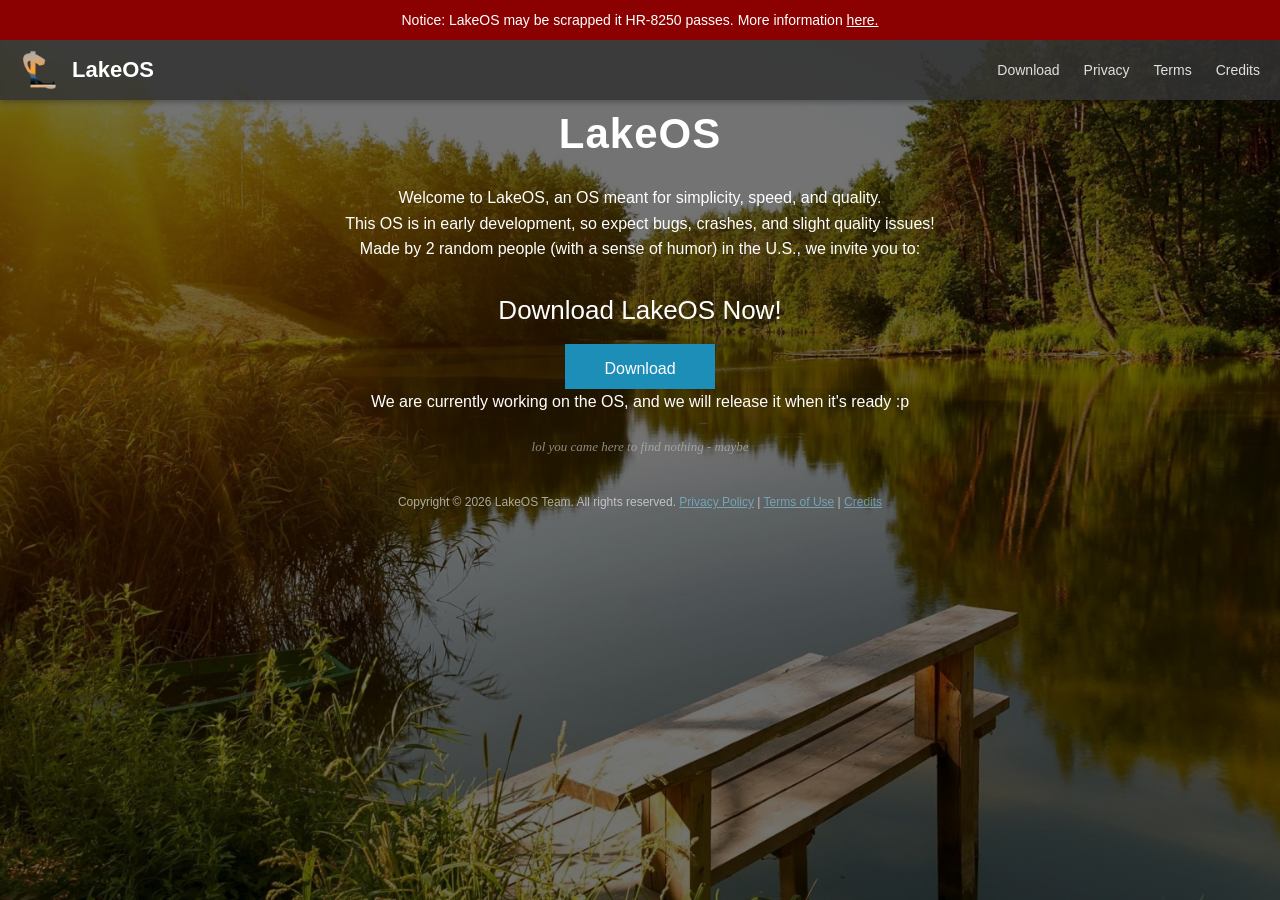
<file: index.html>
<!DOCTYPE html>
<html lang="en">
<head>
    <meta charset="UTF-8">
    <meta name="viewport" content="width=device-width, initial-scale=1.0">
    <title>LakeOS</title>
    <link rel="stylesheet" href="style.css">
    <link rel="icon" href="assets/transparent-lakeos-logo.png">
    <script src="script.js"></script>
</head>

<body>
<div class="notification-bar">
   Notice: LakeOS may be scrapped it HR-8250 passes. More information <a href="hr8250.html">here.</a>
</div>
<header class="lakeos-header">
    <a href="index.html" class="logo-link">
        <img src="assets/transparent-lakeos-logo.png" alt="LakeOS Logo" class="logo">
        <span class="logo-text">LakeOS</span>
    </a>
    <div class="menu-toggle" onclick="toggleMenu()">☰</div>
    <nav class="header-nav">
        <a href="download.html">Download</a>
        <a href="privacy.html">Privacy</a>
        <a href="terms.html">Terms</a>
        <a href="credits.html">Credits</a>
    </nav>
</header>
<h1 id="title" class="default">LakeOS</h1>
<p class="default">Welcome to LakeOS, an OS meant for simplicity, speed, and quality.</p>
<p class="default">This OS is in early development, so expect bugs, crashes, and slight quality issues!</p>
<p class="default"> Made by 2 random people (with a sense of humor) in the U.S., we invite you to:</p>
<h2 class="default" id="presentation">Download LakeOS Now!</h2>
<button class="default" id="download" onclick="goto('download.html')">Download</button>
<p class="default">We are currently working on the OS, and we will release it when it's ready :p</p>
<p class="quiet" id="whisper">lol you came here to find nothing - maybe</p>
<footer class="footer">Copyright © 2026 LakeOS Team. All rights reserved. <a href="privacy.html">Privacy Policy</a> | <a href="terms.html">Terms of Use</a> | <a href="credits.html">Credits</a></footer>    
</body>
</html>
</file>
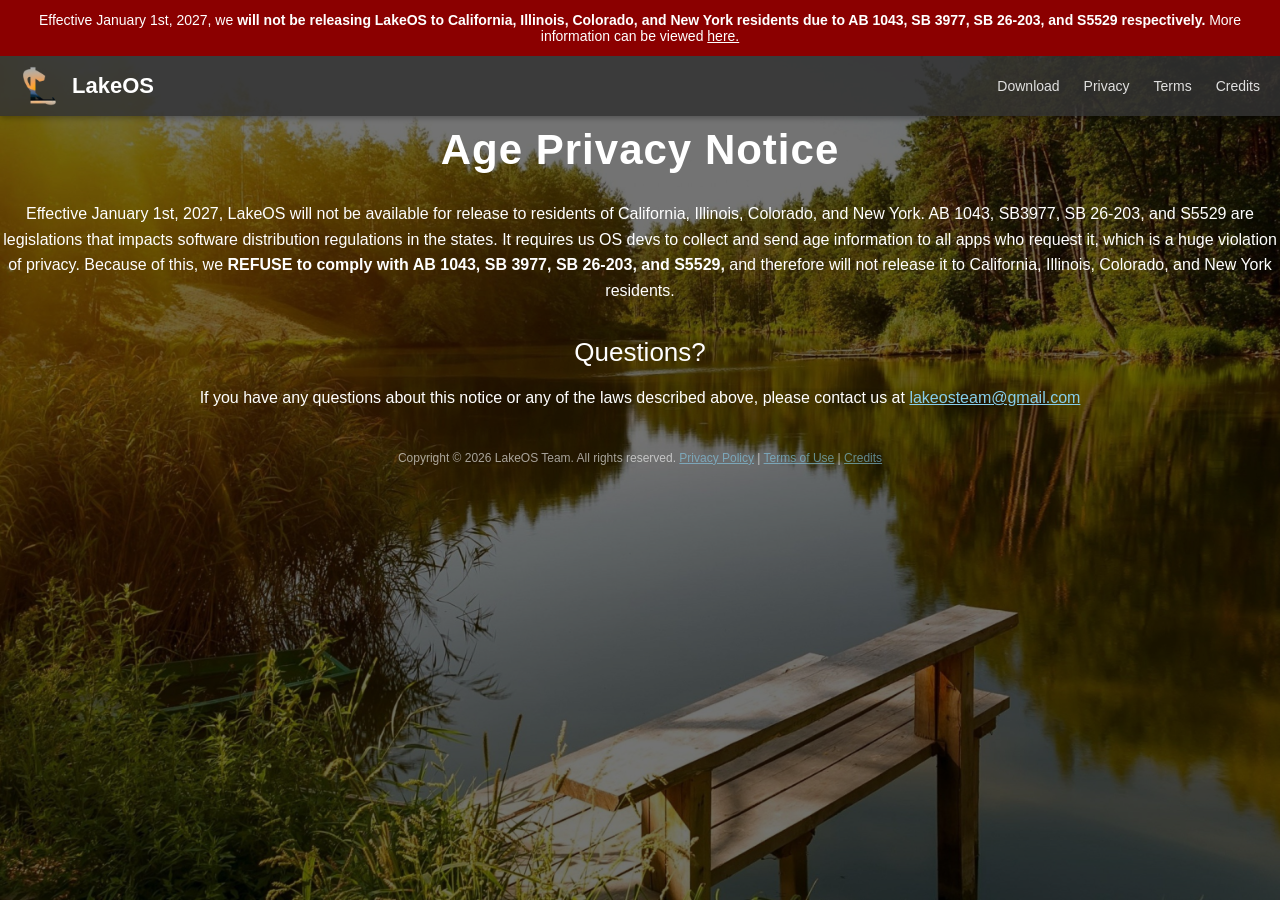
<file: ab1043.html>
<!DOCTYPE html>
<html lang="en">
<head>
    <meta charset="UTF-8">
    <meta name="viewport" content="width=device-width, initial-scale=1.0">
    <title>LakeOS - Age Privacy Notice</title>
    <link rel="stylesheet" href="style.css">
    <link rel="icon" href="assets/transparent-lakeos-logo.png">
    <script src="script.js"></script>
</head>
<body>
<div class="notification-bar">
    Effective January 1st, 2027, we <b> will not be releasing LakeOS to California, Illinois, Colorado, and New York residents due to AB 1043, SB 3977, SB 26-203, and S5529 respectively. </b> More information can be viewed <a href="ab1043.html"> here.</a>
</div>
<header class="lakeos-header">
    <a href="index.html" class="logo-link">
        <img src="assets/transparent-lakeos-logo.png" alt="LakeOS Logo" class="logo">
        <span class="logo-text">LakeOS</span>
    </a>
    <div class="menu-toggle" onclick="toggleMenu()">☰</div>
    <nav class="header-nav">
        <a href="download.html">Download</a>
        <a href="privacy.html">Privacy</a>
        <a href="terms.html">Terms</a>
        <a href="credits.html">Credits</a>
    </nav>
</header>
<h1 id="title" class="default">Age Privacy Notice</h1>
<p class="default">Effective January 1st, 2027, LakeOS will not be available for release to residents of California, Illinois, Colorado, and New York. AB 1043, SB3977, SB 26-203, and S5529 are legislations that impacts software distribution regulations in the states. It requires us OS devs to collect and send age information to all apps who request it, which is a huge violation of privacy. Because of this, we <b>REFUSE to comply with AB 1043, SB 3977, SB 26-203, and S5529,</b> and therefore will not release it to California, Illinois, Colorado, and New York residents.</p>


<h2 class="default" id="presentation">Questions?</h2>
<p class="default">If you have any questions about this notice or any of the laws described above, please contact us at <a href="mailto:lakeosteam@gmail.com">lakeosteam@gmail.com</a></p>

<footer class="footer">Copyright © 2026 LakeOS Team. All rights reserved. <a href="privacy.html">Privacy Policy</a> | <a href="terms.html">Terms of Use</a> | <a href="credits.html">Credits</a></footer>
</body>
</html>
</file>
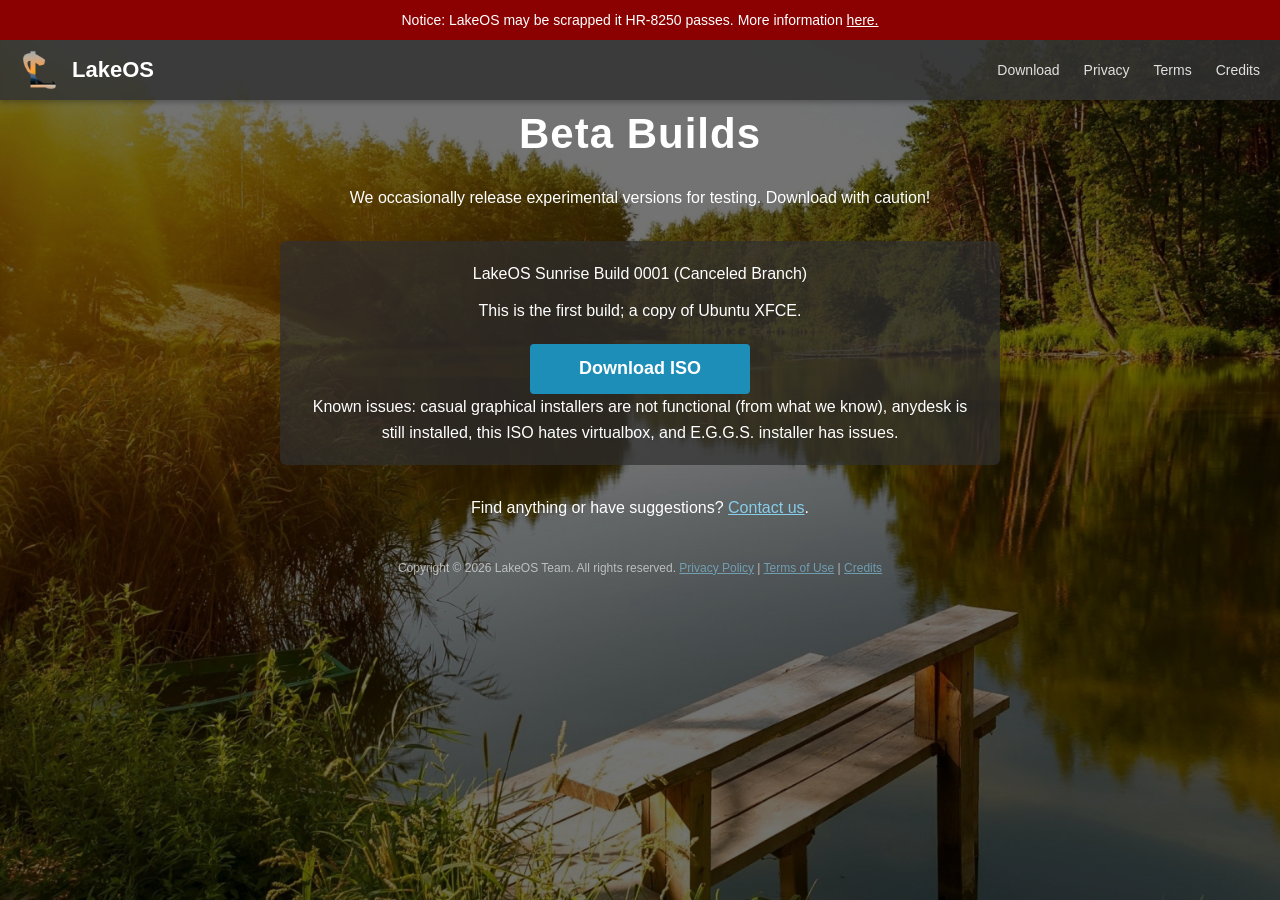
<file: beta.html>
<!DOCTYPE html>
<html lang="en">
<head>
    <meta charset="UTF-8">
    <meta name="viewport" content="width=device-width, initial-scale=1.0">
    <title>LakeOS Beta Builds</title>
    <link rel="stylesheet" href="style.css">
    <link rel="icon" href="assets/transparent-lakeos-logo.png">
    <script src="script.js"></script>
</head>
<body>
<div class="notification-bar">
     Notice: LakeOS may be scrapped it HR-8250 passes. More information <a href="hr8250.html">here.</a>
</div>
<header class="lakeos-header">
    <a href="index.html" class="logo-link">
        <img src="assets/transparent-lakeos-logo.png" alt="LakeOS Logo" class="logo">
        <span class="logo-text">LakeOS</span>
    </a>
    <div class="menu-toggle" onclick="toggleMenu()">☰</div>
    <nav class="header-nav">
        <a href="download.html">Download</a>
        <a href="privacy.html">Privacy</a>
        <a href="terms.html">Terms</a>
        <a href="credits.html">Credits</a>
    </nav>
</header>
<h1 id="title" class="default">Beta Builds</h1>
<p class="default">We occasionally release experimental versions for testing. Download with caution!</p>

<section class="beta-section">
    <h2 class="default">LakeOS Sunrise Build 0001 (Canceled Branch)</h2>
    <p class="default">This is the first build; a copy of Ubuntu XFCE.</p>
    <button class="download-button" onclick="goto('https://sourceforge.net/projects/lakeos/files/LakeOS-Sunrise-BetaBuild0001-amd64.iso/download')">Download ISO</button>
    <p class="default">Known issues: casual graphical installers are not functional (from what we know), anydesk is still installed, this ISO hates virtualbox, and E.G.G.S. installer has issues. </p>
</section>
<p class="default" >Find anything or have suggestions? <a href="mailto:lakeosteam@gmail.com">Contact us</a>.</p>
<footer class="footer">Copyright © 2026 LakeOS Team. All rights reserved. <a href="privacy.html">Privacy Policy</a> | <a href="terms.html">Terms of Use</a> | <a href="credits.html">Credits</a></footer>
</body>
</html>
</file>
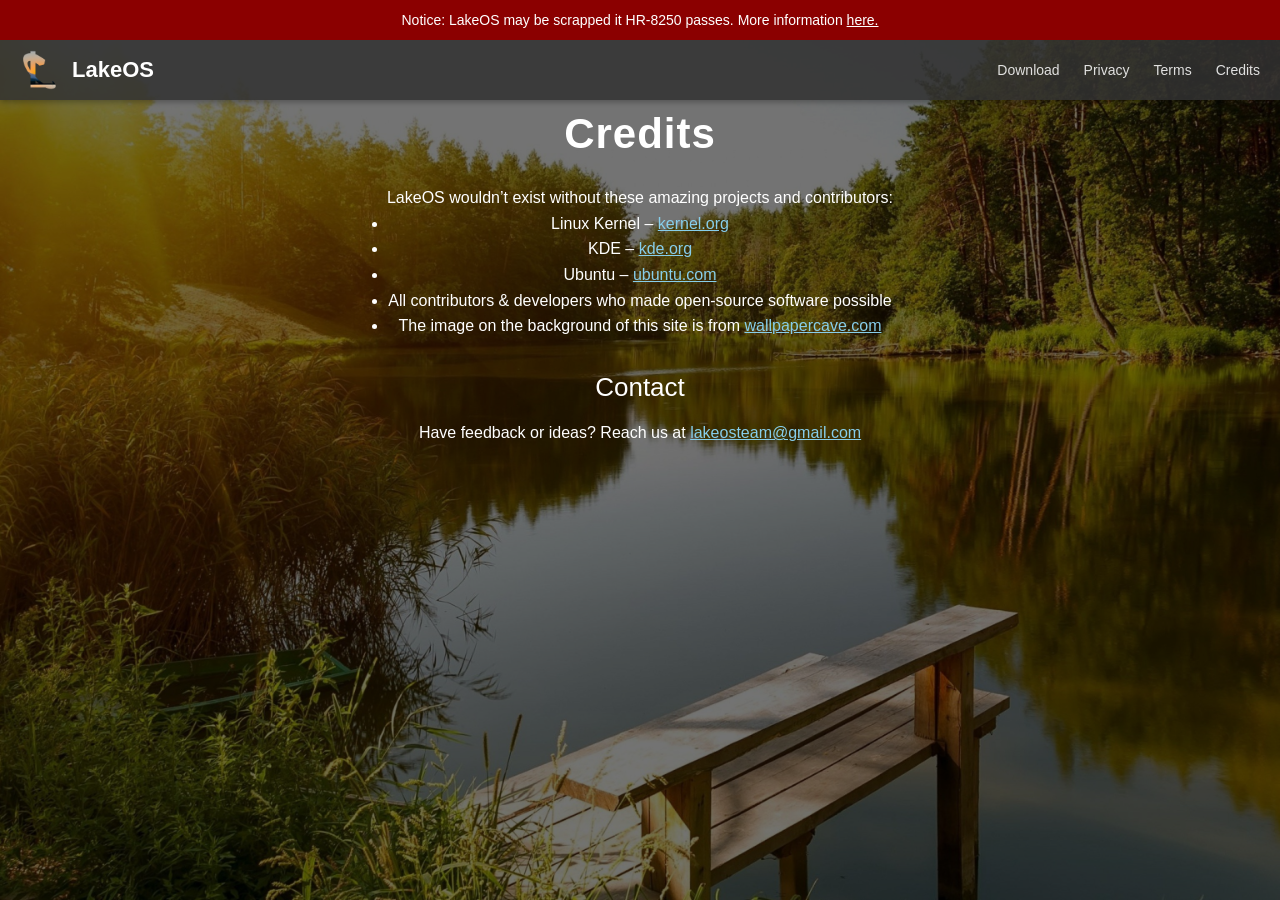
<file: credits.html>
<!DOCTYPE html>
<html lang="en">
<head>
    <meta charset="UTF-8">
    <meta name="viewport" content="width=device-width, initial-scale=1.0">
    <title>LakeOS Credits</title>
    <link rel="stylesheet" href="style.css">
    <link rel="icon" href="assets/transparent-lakeos-logo.png">
    <script src="script.js"></script>
</head>
<body>
<div class="notification-bar">
    Notice: LakeOS may be scrapped it HR-8250 passes. More information <a href="hr8250.html">here.</a>
</div>
<header class="lakeos-header">
    <a href="index.html" class="logo-link">
        <img src="assets/transparent-lakeos-logo.png" alt="LakeOS Logo" class="logo">
        <span class="logo-text">LakeOS</span>
    </a>
    <div class="menu-toggle" onclick="toggleMenu()">☰</div>
    <nav class="header-nav">
        <a href="download.html">Download</a>
        <a href="privacy.html">Privacy</a>
        <a href="terms.html">Terms</a>
        <a href="credits.html">Credits</a>
    </nav>
</header>
    <h1 id="title" class="default">Credits</h1>
    <p class="default">LakeOS wouldn’t exist without these amazing projects and contributors:</p>

    <ul class="default">
        <li>Linux Kernel – <a href="https://www.kernel.org/" target="_blank">kernel.org</a></li>
        <li>KDE – <a href="https://www.kde.org/" target="_blank">kde.org</a></li>
        <li>Ubuntu – <a href="https://ubuntu.com/" target="_blank">ubuntu.com</a></li>
        <li>All contributors & developers who made open-source software possible</li>
        <li>The image on the background of this site is from <a href="//wallpapercave.com/">wallpapercave.com</a></li>
    </ul>

    <h2 class="default" id="presentation">Contact</h2>
    <p class="default">Have feedback or ideas? Reach us at <a href="mailto:lakeosteam@gmail.com">lakeosteam@gmail.com</a></p>
</body>
</html>
</file>
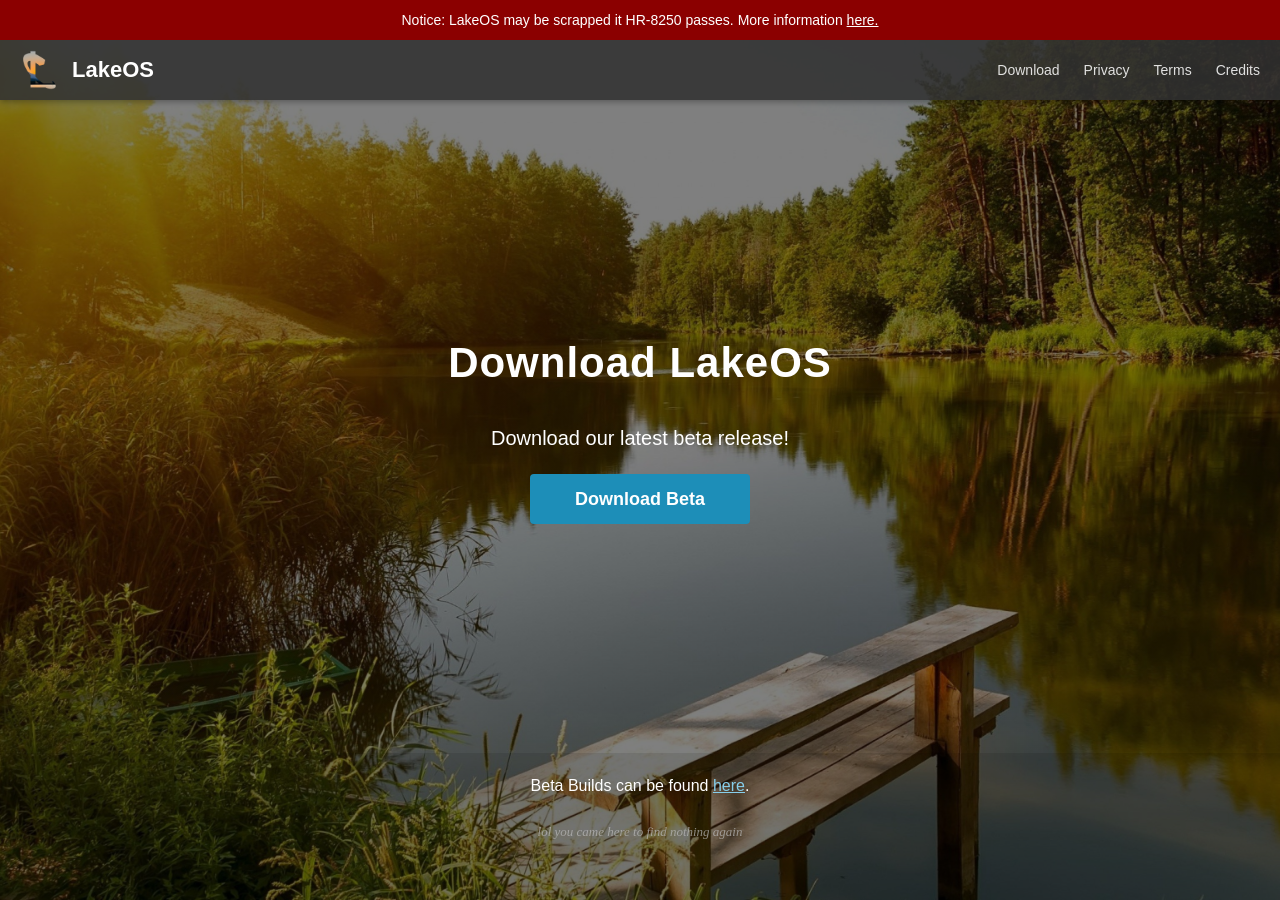
<file: download.html>
<!DOCTYPE html>
<html lang="en">
<head>
    <meta charset="UTF-8">
    <meta name="viewport" content="width=device-width, initial-scale=1.0">
    <title>LakeOS - Download</title>
    <link rel="stylesheet" href="style.css">   
    <link rel="icon" href="assets/transparent-lakeos-logo.png">
    <script src="script.js"></script>
</head>
<body>
    <div class="notification-bar">
        Notice: LakeOS may be scrapped it HR-8250 passes. More information <a href="hr8250.html">here.</a>
    </div>
    <header class="lakeos-header">
    <a href="index.html" class="logo-link">
        <img src="assets/transparent-lakeos-logo.png" alt="LakeOS Logo" class="logo">
        <span class="logo-text">LakeOS</span>
    </a>
    <div class="menu-toggle" onclick="toggleMenu()">☰</div>
    <nav class="header-nav">
        <a href="download.html">Download</a>
        <a href="privacy.html">Privacy</a>
        <a href="terms.html">Terms</a>
        <a href="credits.html">Credits</a>
    </nav>
    </header>
    <main class="download-page">
        <section class="hero">
            <h1 id="title" class="default">Download LakeOS</h1>
            <p class="default subtitle">Download our latest beta release!</p>
            <button class="download-button" onclick="goto('beta.html')" id="absolutely-nothing">Download Beta</button>
        </section>

        <section class="details">
            <p class="default">Beta Builds can be found <a href="beta.html">here</a>.</p>
            <p class="quiet">lol you came here to find nothing again</p>
        </section>
    </main>
</body>
</html>
</file>
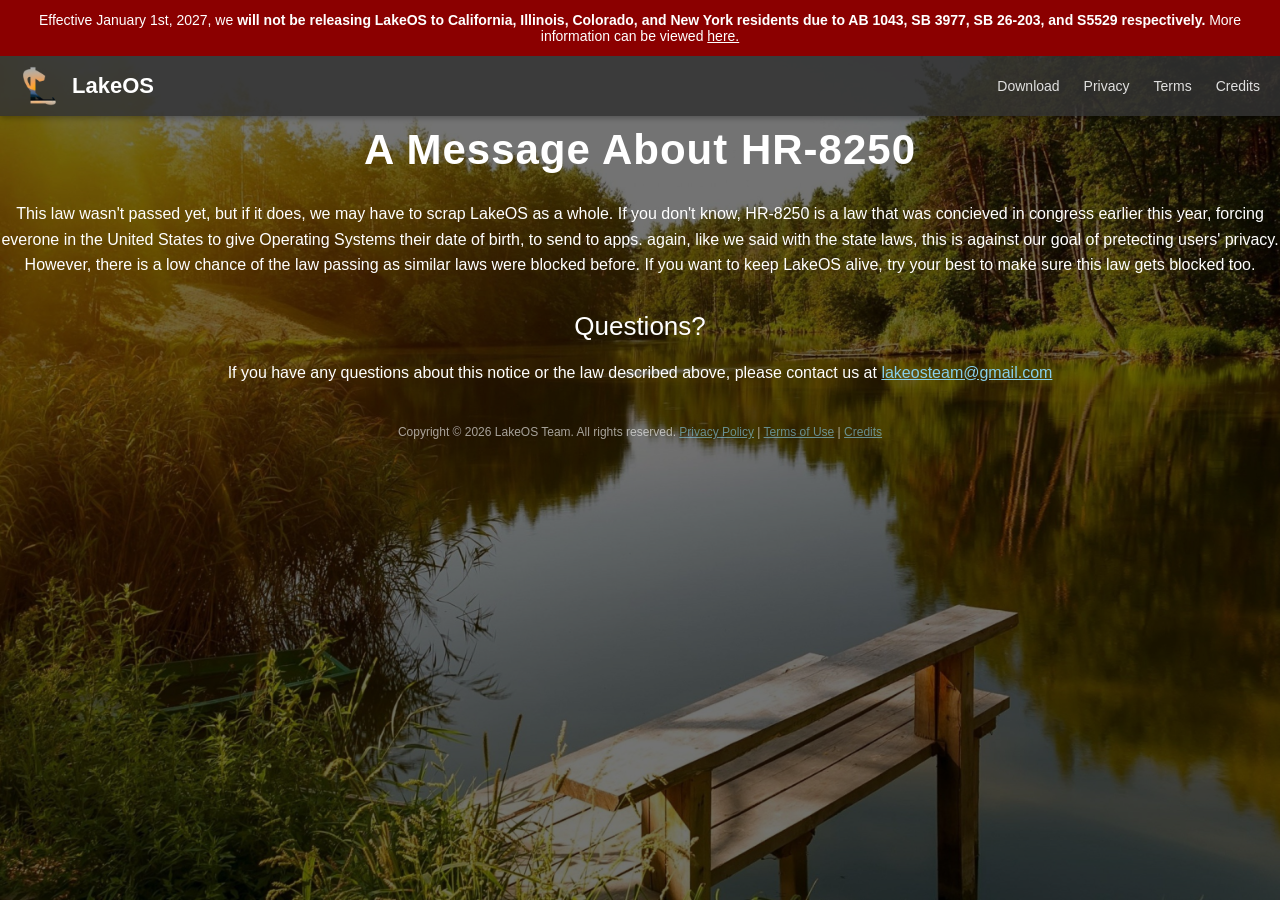
<file: hr8250.html>
<!DOCTYPE html>
<html lang="en">
<head>
    <meta charset="UTF-8">
    <meta name="viewport" content="width=device-width, initial-scale=1.0">
    <title>A Message About HR-8250</title>
    <link rel="stylesheet" href="style.css">
    <link rel="icon" href="assets/transparent-lakeos-logo.png">
    <script src="script.js"></script>
</head>
<body>
<div class="notification-bar">
    Effective January 1st, 2027, we <b> will not be releasing LakeOS to California, Illinois, Colorado, and New York residents due to AB 1043, SB 3977, SB 26-203, and S5529 respectively. </b> More information can be viewed <a href="ab1043.html"> here.</a>
</div>
<header class="lakeos-header">
    <a href="index.html" class="logo-link">
        <img src="assets/transparent-lakeos-logo.png" alt="LakeOS Logo" class="logo">
        <span class="logo-text">LakeOS</span>
    </a>
    <div class="menu-toggle" onclick="toggleMenu()">☰</div>
    <nav class="header-nav">
        <a href="download.html">Download</a>
        <a href="privacy.html">Privacy</a>
        <a href="terms.html">Terms</a>
        <a href="credits.html">Credits</a>
    </nav>
</header>
<h1 id="title" class="default">A Message About HR-8250</h1>
<p class="default">This law wasn't passed yet, but if it does, we may have to scrap LakeOS as a whole. If you don't know, HR-8250 is a law that was concieved in congress earlier this year, forcing everone in the United States to give Operating Systems their date of birth, to send to apps. again, like we said with the state laws, this is against our goal of pretecting users' privacy. However, there is a low chance of the law passing as similar laws were blocked before. If you want to keep LakeOS alive, try your best to make sure this law gets blocked too.</p>


<h2 class="default" id="presentation">Questions?</h2>
<p class="default">If you have any questions about this notice or the law described above, please contact us at <a href="mailto:lakeosteam@gmail.com">lakeosteam@gmail.com</a></p>

<footer class="footer">Copyright © 2026 LakeOS Team. All rights reserved. <a href="privacy.html">Privacy Policy</a> | <a href="terms.html">Terms of Use</a> | <a href="credits.html">Credits</a></footer>
</body>
</file>
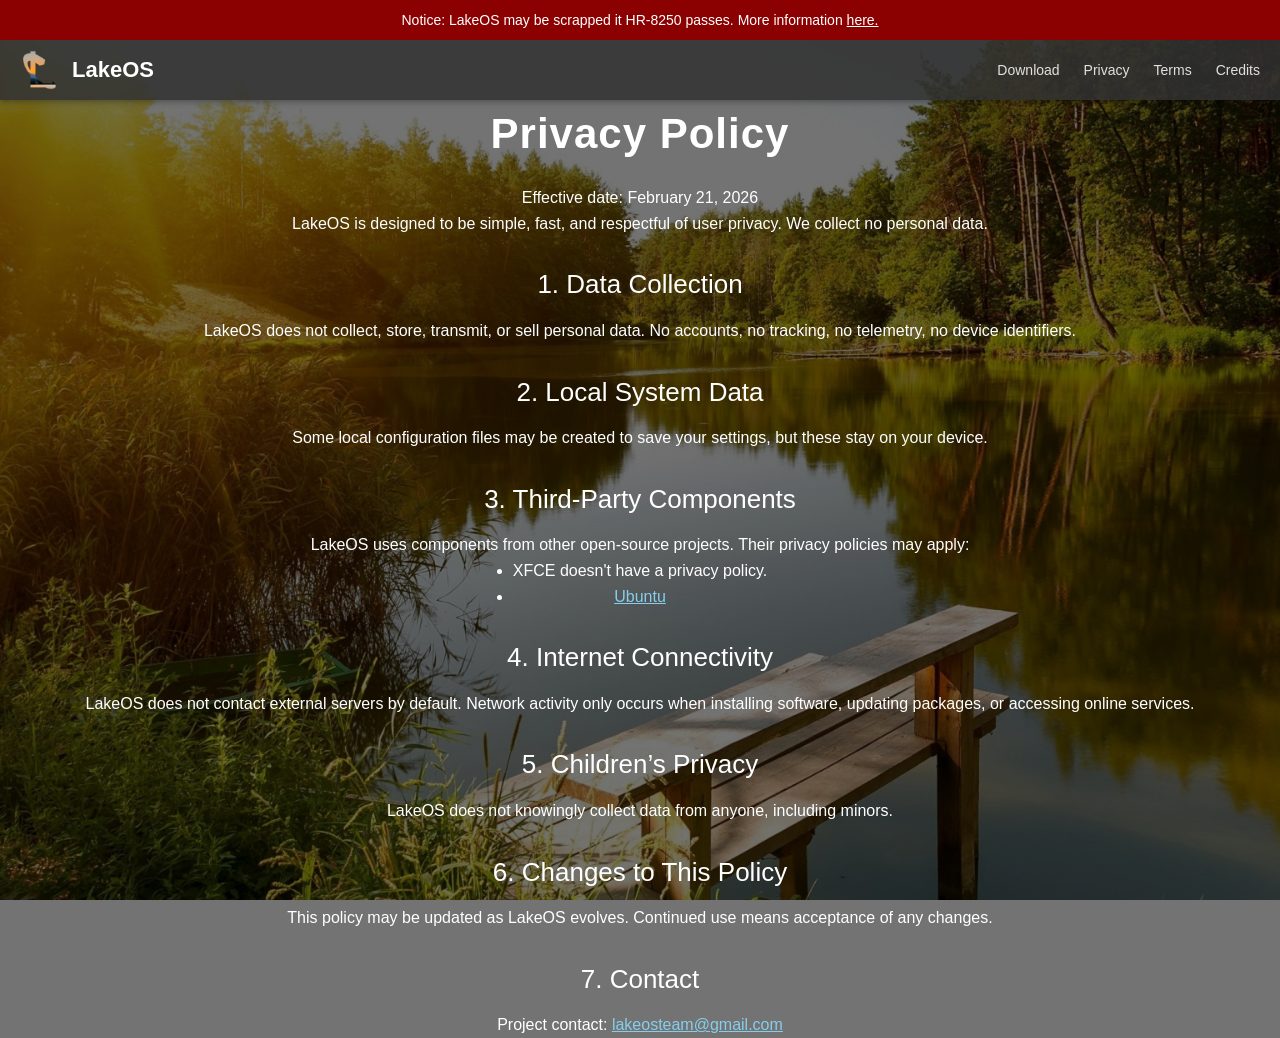
<file: privacy.html>
<!DOCTYPE html>
<html lang="en">
<head>
    <meta charset="UTF-8">
    <meta name="viewport" content="width=device-width, initial-scale=1.0">
    <title>LakeOS Privacy Policy</title>
    <link rel="stylesheet" href="style.css">
    <link rel="icon" href="assets/transparent-lakeos-logo.png">
    <script src="script.js"></script>
</head>
<body>
<div class="notification-bar">
   Notice: LakeOS may be scrapped it HR-8250 passes. More information <a href="hr8250.html">here.</a>
</div>
<header class="lakeos-header">
    <a href="index.html" class="logo-link">
        <img src="assets/transparent-lakeos-logo.png" alt="LakeOS Logo" class="logo">
        <span class="logo-text">LakeOS</span>
    </a>
    <div class="menu-toggle" onclick="toggleMenu()">☰</div>
    <nav class="header-nav">
        <a href="download.html">Download</a>
        <a href="privacy.html">Privacy</a>
        <a href="terms.html">Terms</a>
        <a href="credits.html">Credits</a>
    </nav>
</header>
    <h1 id="title" class="default">Privacy Policy</h1>
    <p class="default">Effective date: February 21, 2026</p>

    <p class="default">LakeOS is designed to be simple, fast, and respectful of user privacy. We collect no personal data.</p>

    <h2 class="default" id="presentation">1. Data Collection</h2>
    <p class="default">LakeOS does not collect, store, transmit, or sell personal data. No accounts, no tracking, no telemetry, no device identifiers.</p>

    <h2 class="default" id="presentation">2. Local System Data</h2>
    <p class="default">Some local configuration files may be created to save your settings, but these stay on your device.</p>

    <h2 class="default" id="presentation">3. Third-Party Components</h2>
    <p class="default">LakeOS uses components from other open-source projects. Their privacy policies may apply:</p>
    <ul class="default">
        <li>XFCE doesn't have a privacy policy.</li>
        <li><a href="https://ubuntu.com/legal/privacy-policy" target="_blank">Ubuntu</a></li>
    </ul>

    <h2 class="default" id="presentation">4. Internet Connectivity</h2>
    <p class="default">LakeOS does not contact external servers by default. Network activity only occurs when installing software, updating packages, or accessing online services.</p>

    <h2 class="default" id="presentation">5. Children’s Privacy</h2>
    <p class="default">LakeOS does not knowingly collect data from anyone, including minors.</p>

    <h2 class="default" id="presentation">6. Changes to This Policy</h2>
    <p class="default">This policy may be updated as LakeOS evolves. Continued use means acceptance of any changes.</p>

    <h2 class="default" id="presentation">7. Contact</h2>
    <p class="default">Project contact: <a href="mailto:lakeosteam@gmail.com">lakeosteam@gmail.com</a></p>
</body>
</html>
</file>
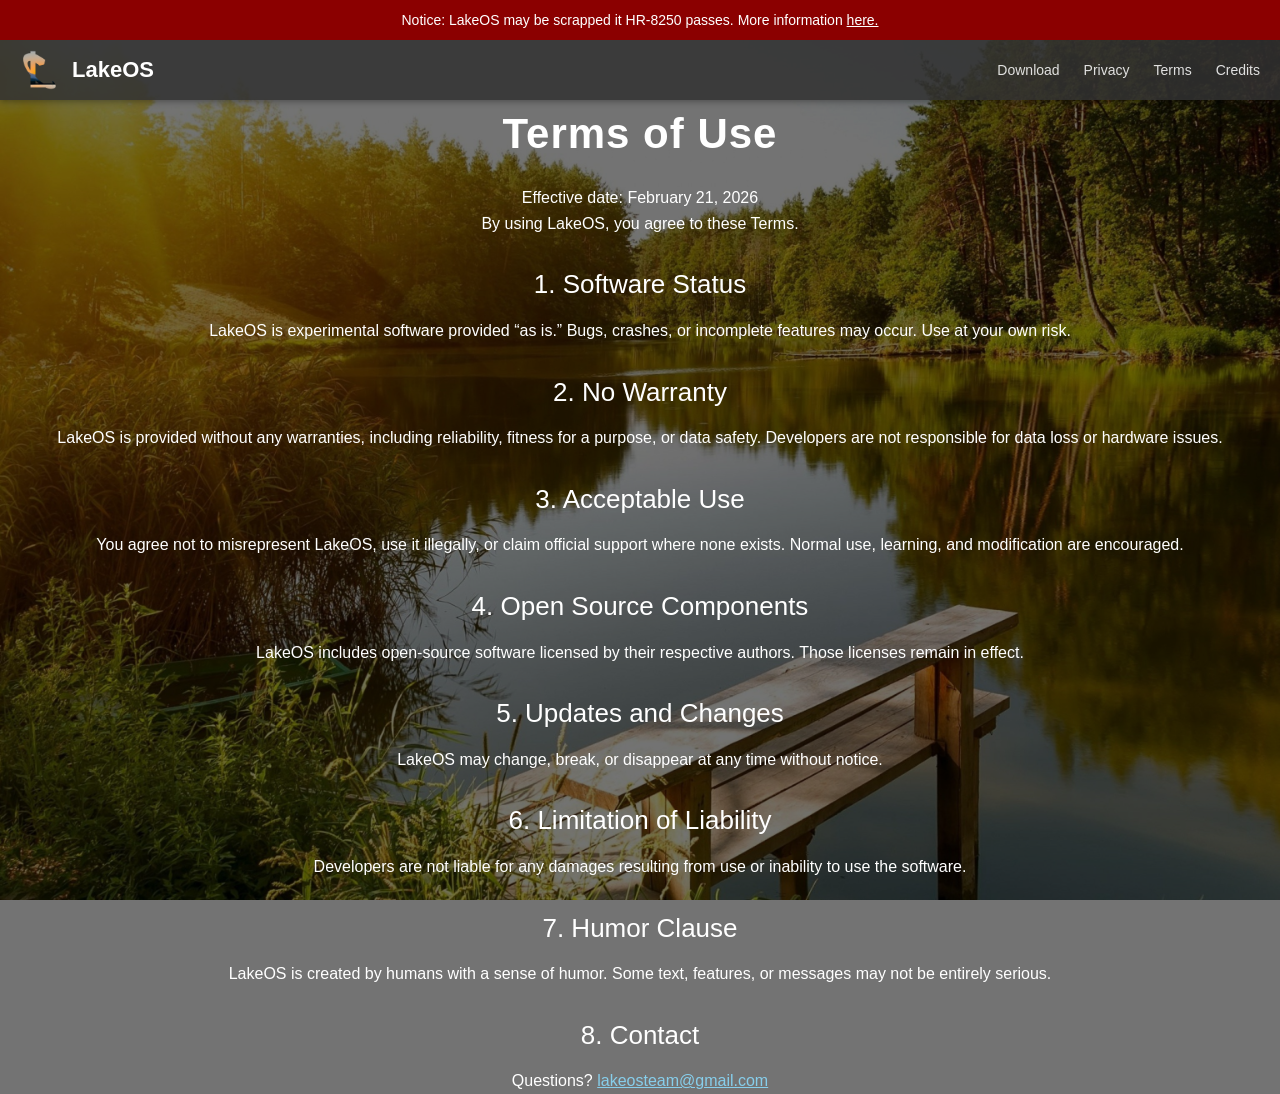
<file: terms.html>
<!DOCTYPE html>
<html lang="en">
<head>
    <meta charset="UTF-8">
    <meta name="viewport" content="width=device-width, initial-scale=1.0">
    <title>LakeOS Terms of Use</title>
    <link rel="stylesheet" href="style.css">
    <link rel="icon" href="assets/transparent-lakeos-logo.png">
</head>
<body>
<div class="notification-bar">
    Notice: LakeOS may be scrapped it HR-8250 passes. More information <a href="hr8250.html">here.</a>
</div>
<header class="lakeos-header">
    <a href="index.html" class="logo-link">
        <img src="assets/transparent-lakeos-logo.png" alt="LakeOS Logo" class="logo">
        <span class="logo-text">LakeOS</span>
    </a>
    <div class="menu-toggle" onclick="toggleMenu()">☰</div>
    <nav class="header-nav">
        <a href="download.html">Download</a>
        <a href="privacy.html">Privacy</a>
        <a href="terms.html">Terms</a>
        <a href="credits.html">Credits</a>
    </nav>
</header>
    <h1 id="title" class="default">Terms of Use</h1>
    <p class="default">Effective date: February 21, 2026</p>

    <p class="default">By using LakeOS, you agree to these Terms.</p>

    <h2 class="default" id="presentation">1. Software Status</h2>
    <p class="default">LakeOS is experimental software provided “as is.” Bugs, crashes, or incomplete features may occur. Use at your own risk.</p>

    <h2 class="default" id="presentation">2. No Warranty</h2>
    <p class="default">LakeOS is provided without any warranties, including reliability, fitness for a purpose, or data safety. Developers are not responsible for data loss or hardware issues.</p>

    <h2 class="default" id="presentation">3. Acceptable Use</h2>
    <p class="default">You agree not to misrepresent LakeOS, use it illegally, or claim official support where none exists. Normal use, learning, and modification are encouraged.</p>

    <h2 class="default" id="presentation">4. Open Source Components</h2>
    <p class="default">LakeOS includes open-source software licensed by their respective authors. Those licenses remain in effect.</p>

    <h2 class="default" id="presentation">5. Updates and Changes</h2>
    <p class="default">LakeOS may change, break, or disappear at any time without notice.</p>

    <h2 class="default" id="presentation">6. Limitation of Liability</h2>
    <p class="default">Developers are not liable for any damages resulting from use or inability to use the software.</p>

    <h2 class="default" id="presentation">7. Humor Clause</h2>
    <p class="default">LakeOS is created by humans with a sense of humor. Some text, features, or messages may not be entirely serious.</p>

    <h2 class="default" id="presentation">8. Contact</h2>
    <p class="default">Questions? <a href="mailto:lakeosteam@gmail.com">lakeosteam@gmail.com</a></p>
</body>
</html>
</file>
<file: style.css>
/* Global defaults */
* {
    margin: 0;
    padding: 0;
    box-sizing: border-box;
}

/* Link styling */
a, a:visited {
    color: #87CEEB;
}

/* Notification bar */
.notification-bar {
    width: 100%;
    background-color: #8B0000;
    color: white;
    padding: 12px 20px;
    text-align: center;
    font-family: Arial, sans-serif;
    font-size: 14px;
    z-index: 1000;
    position: sticky;
    top: 0;
}

.notification-bar a {
    color: white;
    text-decoration: underline;
}

.notification-bar a:hover {
    opacity: 0.9;
}

/* Header panel */
.lakeos-header {
    width: 100%;
    background-color: rgba(50, 50, 50, 0.85); /* grey, slightly transparent */
    display: flex;
    justify-content: space-between;
    align-items: center;
    padding: 10px 20px;
    position: sticky;
    top: 0;
    z-index: 999;
    box-shadow: 0 2px 6px rgba(0,0,0,0.3);
}

/* Logo + text link */
.logo-link {
    display: flex;
    align-items: center;
    text-decoration: none;
}

.logo {
    height: 40px;
    width: auto;
    margin-right: 12px;
}

.logo-text {
    font-family: Arial, sans-serif;
    font-weight: bold;
    font-size: 22px;
    color: white;
}

/* Navigation links */
.header-nav a {
    font-family: Arial, sans-serif;
    color: white;
    text-decoration: none;
    margin-left: 20px;
    font-size: 14px;
    opacity: 0.85;
    transition: opacity 0.2s ease;
}

.header-nav a:hover {
    opacity: 1;
}

/* Background */
body {
    margin: 0;
    padding: 0;
    min-height: 100vh;
    background-image: url('assets/lake-bg.jpg');
    background-attachment: fixed;
    background-size: cover;
    background-position: center;

    /* Center content vertically + horizontally */
    display: flex;
    flex-direction: column;
    align-items: center;
    justify-content: flex-start;

    /* Dark overlay for readability */
    background-color: rgba(0, 0, 0, 0.55);
    background-blend-mode: darken;
}

/* Main text style */
.default {
    font-family: Arial, sans-serif;
    font-size: 16px;
    font-weight: normal;
    text-align: center;
    line-height: 1.6;

    /* Better contrast */
    color: white;
}

/* Title */
#title {
    font-size: 42px;
    font-weight: 700;
    margin-bottom: 18px;
    letter-spacing: 1px;
}

/* Section heading */
#presentation {
    font-size: 26px;
    font-weight: 500;
    margin-top: 28px;
    margin-bottom: 12px;
}

/* Quiet text */
.quiet {
    font-size: 13px;
    color: #bbbbbb;
    text-align: center;
    margin-top: 25px;
    opacity: 0.7;
    font-style: italic;
}

.footer {
    font-family: Arial, sans-serif;
    font-size: 12px;
    color: #ffffff;
    text-align: center;
    margin-top: 40px;
    opacity: 0.6;
}

#download {
    background-color: #1d8eb8;
    color: white;
    border: none;
    padding: 12px 24px;
    font-size: 16px;
    border-radius: 0px;
    cursor: pointer;
    width: 150px;
    height: 45px;
    transition: background-color 0.3s ease;
}
#download:hover {
    background-color: #000000;
}

/* Download page immersive layout */
.download-button, #absolutely-nothing {
    font-size: 18px;
    font-weight: 600;
    margin-top: 20px;
    background-color: #1d8eb8;
    color: white;
    width: 220px;
    height: 50px;
    border: none;
    border-radius: 4px;
    cursor: pointer;
    opacity: 1;
    transition: opacity 0.3s ease, transform 0.2s ease;
}
.download-button:hover, #absolutely-nothing:hover {
    opacity: 0.85;
    transform: scale(1.05);
}

.download-page {
    width: 100%;
    flex: 1;
    display: flex;
    flex-direction: column;
}

.hero {
    flex: 1;
    width: 100%;
    background: linear-gradient(rgba(0,0,0,0.5), rgba(0,0,0,0.5)), url('assets/lake-bg.jpg') center/cover no-repeat;
    background-attachment: fixed;
    display: flex;
    flex-direction: column;
    align-items: center;
    justify-content: center;
    text-align: center;
    padding: 60px 20px;
}

.hero .subtitle {
    font-size: 20px;
    margin-top: 8px;
    opacity: 0.9;
}

.beta-section {
    margin: 30px auto;
    max-width: 720px;
    background-color: rgba(48,48,48,0.7);
    padding: 20px;
    border-radius: 6px;
    text-align: center;
}

.beta-section h2 {
    margin-bottom: 12px;
}

.beta-section .download-button {
    cursor: pointer;
    opacity: 1;
}
.details {
    padding: 20px;
    max-width: 720px;
    margin: 0 auto 40px;
}

/* animations */
@keyframes fadeIn {
    from { opacity: 0; transform: translateY(20px); }
    to { opacity: 1; transform: translateY(0); }
}

.hero h1, .hero .subtitle, .hero .download-button {
    opacity: 0;
    animation: fadeIn 0.8s ease forwards;
}

/* Responsive adjustments for download page */
@media (max-width: 600px) {
    .hero {
        padding: 80px 16px;
    }
    .hero #title {
        font-size: 32px;
    }
    .hero .subtitle {
        font-size: 18px;
    }
    .download-button, #absolutely-nothing {
        width: 180px;
        height: 45px;
    }
}

/* Menu toggle (hamburger) hidden by default */
.menu-toggle {
    display: none;
}

/* Mobile adjustments */
@media (max-width: 600px) {
    .logo {
        height: 30px;
    }
    .logo-text {
        font-size: 18px;
    }
    .header-nav {
        display: none;
        flex-direction: column;
        width: 100%;
        height: 100%;
        background-color: rgba(50,50,50,0.95);
        position: fixed;
        top: 0;
        left: 0;
        transform: translateX(-100%);
        transition: transform 0.3s ease, opacity 0.3s ease;
        opacity: 0;
        z-index: 1001;
        padding-top: 80px;
    }
    .header-nav.show {
        display: flex;
        transform: translateX(0);
        opacity: 1;
    }
    .header-nav a {
        margin: 20px 0;
        text-align: center;
        font-size: 18px;
    }
    .menu-toggle {
        display: block;
        cursor: pointer;
        font-size: 24px;
        color: white;
        transition: transform 0.3s ease;
        z-index: 1002;
    }
    .menu-toggle.open {
        transform: rotate(90deg);
    }
}
</file>
